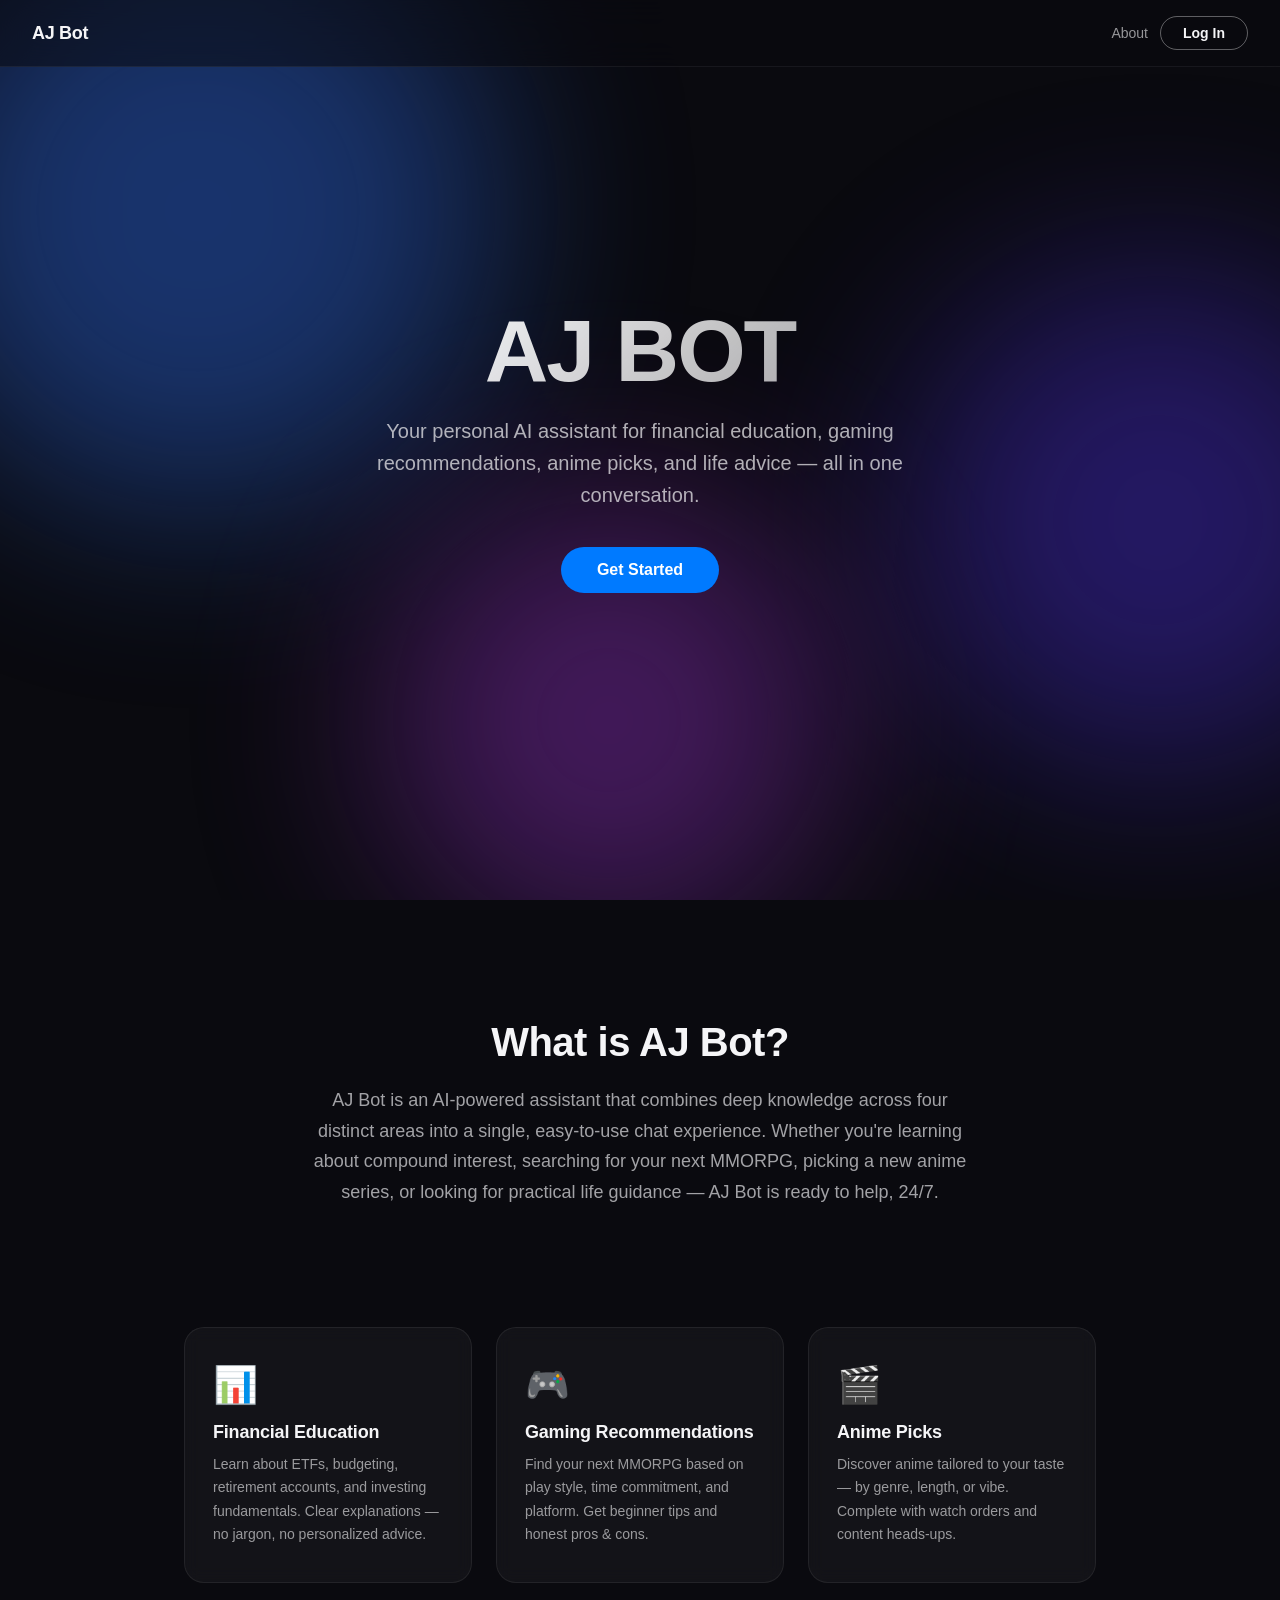
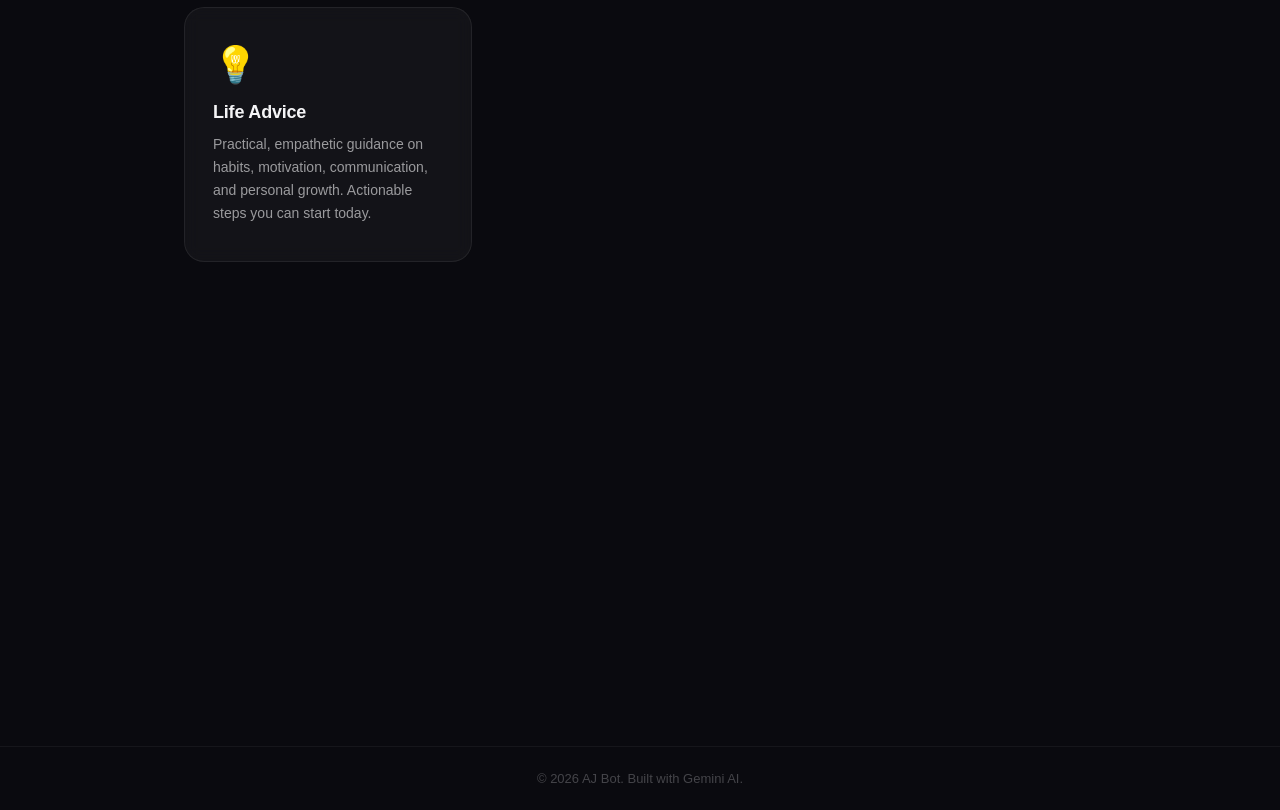
<file: index.html>
<!DOCTYPE html>
<html lang="en">
<head>
    <meta charset="UTF-8">
    <meta name="viewport" content="width=device-width, initial-scale=1.0">
    <title>AJ Bot — Your AI Assistant</title>
    <link rel="stylesheet" href="landing.css">
</head>
<body>

    <!-- ── Gradient blur backdrop (color shifts on scroll) ──── -->
    <div class="hero-blur" id="hero-blur" aria-hidden="true">
        <div class="blob blob-1"></div>
        <div class="blob blob-2"></div>
        <div class="blob blob-3"></div>
    </div>

    <!-- ── Fixed Navigation ─────────────────────────────────── -->
    <nav class="nav" id="nav">
        <a href="index.html" class="nav-brand">AJ Bot</a>
        <div class="nav-actions">
            <a href="about.html" class="nav-about" title="About AJ Bot">About</a>
            <a href="web.html" class="nav-login">Log In</a>
        </div>
    </nav>

    <!-- ── Hero Section ─────────────────────────────────────── -->
    <section class="hero">
        <div class="hero-content">
            <h1 class="hero-title">AJ BOT</h1>
            <p class="hero-subtitle">
                Your personal AI assistant for financial education, gaming recommendations,
                anime picks, and life advice — all in one conversation.
            </p>
            <a href="web.html" class="btn-primary">Get Started</a>
        </div>
        <div class="scroll-hint" id="scroll-hint">
            <span>Scroll to explore</span>
            <svg viewBox="0 0 24 24" width="20" height="20" fill="none" stroke="currentColor" stroke-width="2" stroke-linecap="round" stroke-linejoin="round">
                <polyline points="6 9 12 15 18 9"></polyline>
            </svg>
        </div>
    </section>

    <!-- ── Overview Section ─────────────────────────────────── -->
    <section class="overview reveal">
        <h2>What is AJ Bot?</h2>
        <p>
            AJ Bot is an AI-powered assistant that combines deep knowledge across four
            distinct areas into a single, easy-to-use chat experience. Whether you're
            learning about compound interest, searching for your next MMORPG, picking a
            new anime series, or looking for practical life guidance — AJ Bot is ready
            to help, 24/7.
        </p>
    </section>

    <!-- ── Features Section ─────────────────────────────────── -->
    <section class="features">
        <div class="feature-card reveal">
            <div class="feature-icon">📊</div>
            <h3>Financial Education</h3>
            <p>
                Learn about ETFs, budgeting, retirement accounts, and investing 
                fundamentals. Clear explanations — no jargon, no personalized advice.
            </p>
        </div>

        <div class="feature-card reveal">
            <div class="feature-icon">🎮</div>
            <h3>Gaming Recommendations</h3>
            <p>
                Find your next MMORPG based on play style, time commitment, and 
                platform. Get beginner tips and honest pros & cons.
            </p>
        </div>

        <div class="feature-card reveal">
            <div class="feature-icon">🎬</div>
            <h3>Anime Picks</h3>
            <p>
                Discover anime tailored to your taste — by genre, length, or vibe. 
                Complete with watch orders and content heads-ups.
            </p>
        </div>

        <div class="feature-card reveal">
            <div class="feature-icon">💡</div>
            <h3>Life Advice</h3>
            <p>
                Practical, empathetic guidance on habits, motivation, communication,
                and personal growth. Actionable steps you can start today.
            </p>
        </div>
    </section>

    <!-- ── Call to Action ───────────────────────────────────── -->
    <section class="cta reveal">
        <h2>Ready to chat?</h2>
        <p>Create a free account and start your first conversation in seconds.</p>
        <a href="web.html" class="btn-primary">Get Started</a>
    </section>

    <!-- ── Footer ───────────────────────────────────────────── -->
    <footer class="footer">
        <p>&copy; 2026 AJ Bot. Built with Gemini AI.</p>
    </footer>

    <script src="landing.js"></script>
</body>
</html>
</file>
<file: landing.css>
/* ══════════════════════════════════════════════════════
   AJ BOT — Landing Page Styles
   Always-dark, blurred gradient hero, scroll-reveal
   ══════════════════════════════════════════════════════ */

/* ── Reset & Base ─────────────────────────────────── */
*, *::before, *::after {
    margin: 0;
    padding: 0;
    box-sizing: border-box;
}

html {
    scroll-behavior: smooth;
}

body {
    font-family: -apple-system, BlinkMacSystemFont, "SF Pro Display",
                 "Segoe UI", Roboto, Helvetica, Arial, sans-serif;
    background: #0a0a0f;
    color: #f5f5f7;
    -webkit-font-smoothing: antialiased;
    overflow-x: hidden;
}

a {
    text-decoration: none;
    color: inherit;
}

/* ══════════════════════════════════════════════════════
   GRADIENT BLUR BACKDROP
   Three soft blobs behind the page — hue shifts on scroll
   ══════════════════════════════════════════════════════ */
.hero-blur {
    position: fixed;
    inset: 0;
    z-index: 0;
    overflow: hidden;
    pointer-events: none;
}

.blob {
    position: absolute;
    border-radius: 50%;
    filter: blur(100px);
    opacity: 0.45;
    will-change: background;
    transition: background 0.6s ease;
}

.blob-1 {
    width: 600px;
    height: 600px;
    top: -10%;
    left: -8%;
    background: hsl(var(--hue-1, 220), 72%, 52%);
}

.blob-2 {
    width: 500px;
    height: 500px;
    top: 30%;
    right: -10%;
    background: hsl(var(--hue-2, 250), 65%, 48%);
}

.blob-3 {
    width: 450px;
    height: 450px;
    bottom: -5%;
    left: 30%;
    background: hsl(var(--hue-3, 280), 60%, 45%);
}

/* ══════════════════════════════════════════════════════
   NAVIGATION (glass bar, fixed top)
   ══════════════════════════════════════════════════════ */
.nav {
    position: fixed;
    top: 0;
    left: 0;
    right: 0;
    z-index: 200;
    display: flex;
    align-items: center;
    justify-content: space-between;
    padding: 16px 32px;
    background: rgba(10, 10, 15, 0.55);
    backdrop-filter: blur(16px);
    -webkit-backdrop-filter: blur(16px);
    border-bottom: 1px solid rgba(255, 255, 255, 0.06);
    transition: background 0.3s;
}

.nav-brand {
    font-size: 18px;
    font-weight: 700;
    letter-spacing: -0.3px;
}

.nav-actions {
    display: flex;
    align-items: center;
    gap: 12px;
}

.nav-about {
    font-size: 14px;
    font-weight: 500;
    color: rgba(245, 245, 247, 0.6);
    transition: color 0.2s;
}

.nav-about:hover {
    color: #f5f5f7;
}

.nav-login {
    font-size: 14px;
    font-weight: 600;
    padding: 8px 22px;
    border-radius: 980px;        /* Apple-style full-round pill */
    border: 1.5px solid rgba(255, 255, 255, 0.35);
    transition: background 0.25s, border-color 0.25s, color 0.25s;
}

.nav-login:hover {
    background: #007aff;
    border-color: #007aff;
    color: #fff;
}

/* ══════════════════════════════════════════════════════
   HERO SECTION (full viewport)
   ══════════════════════════════════════════════════════ */
.hero {
    position: relative;
    z-index: 1;
    height: 100vh;
    display: flex;
    flex-direction: column;
    align-items: center;
    justify-content: center;
    text-align: center;
    padding: 0 24px;
}

.hero-content {
    max-width: 680px;
}

.hero-title {
    font-size: clamp(48px, 10vw, 88px);
    font-weight: 800;
    letter-spacing: -2px;
    line-height: 1;
    background: linear-gradient(135deg, #ffffff 0%, rgba(255,255,255,0.6) 100%);
    -webkit-background-clip: text;
    -webkit-text-fill-color: transparent;
    background-clip: text;
    margin-bottom: 20px;
}

.hero-subtitle {
    font-size: clamp(16px, 2.2vw, 20px);
    line-height: 1.6;
    color: rgba(245, 245, 247, 0.7);
    max-width: 540px;
    margin: 0 auto 36px;
}

/* Primary CTA button (used in hero + cta section) */
.btn-primary {
    display: inline-block;
    padding: 14px 36px;
    font-size: 16px;
    font-weight: 600;
    font-family: inherit;
    color: #fff;
    background: #007aff;
    border: none;
    border-radius: 980px;
    cursor: pointer;
    transition: background 0.25s, transform 0.2s, box-shadow 0.25s;
}

.btn-primary:hover {
    background: #0066d6;
    box-shadow: 0 4px 20px rgba(0, 122, 255, 0.35);
    transform: translateY(-1px);
}

.btn-primary:active {
    transform: translateY(0) scale(0.97);
}

/* Scroll hint at bottom of hero */
.scroll-hint {
    position: absolute;
    bottom: 36px;
    display: flex;
    flex-direction: column;
    align-items: center;
    gap: 6px;
    color: rgba(245, 245, 247, 0.35);
    font-size: 13px;
    animation: float 2.5s ease-in-out infinite;
}

@keyframes float {
    0%, 100% { transform: translateY(0); }
    50%      { transform: translateY(6px); }
}

/* ══════════════════════════════════════════════════════
   OVERVIEW SECTION
   ══════════════════════════════════════════════════════ */
.overview {
    position: relative;
    z-index: 1;
    max-width: 720px;
    margin: 0 auto;
    padding: 120px 24px 80px;
    text-align: center;
}

.overview h2 {
    font-size: clamp(28px, 4vw, 40px);
    font-weight: 700;
    letter-spacing: -0.5px;
    margin-bottom: 20px;
}

.overview p {
    font-size: clamp(15px, 1.8vw, 18px);
    line-height: 1.7;
    color: rgba(245, 245, 247, 0.65);
}

/* ══════════════════════════════════════════════════════
   FEATURES GRID
   ══════════════════════════════════════════════════════ */
.features {
    position: relative;
    z-index: 1;
    max-width: 960px;
    margin: 0 auto;
    padding: 40px 24px 100px;
    display: grid;
    grid-template-columns: repeat(auto-fit, minmax(240px, 1fr));
    gap: 24px;
}

.feature-card {
    background: rgba(255, 255, 255, 0.04);
    border: 1px solid rgba(255, 255, 255, 0.07);
    border-radius: 20px;
    padding: 36px 28px;
    backdrop-filter: blur(8px);
    -webkit-backdrop-filter: blur(8px);
    transition: transform 0.3s, box-shadow 0.3s, border-color 0.3s;
}

.feature-card:hover {
    transform: translateY(-4px);
    box-shadow: 0 8px 32px rgba(0, 0, 0, 0.25);
    border-color: rgba(255, 255, 255, 0.12);
}

.feature-icon {
    font-size: 36px;
    margin-bottom: 16px;
}

.feature-card h3 {
    font-size: 18px;
    font-weight: 600;
    margin-bottom: 10px;
    letter-spacing: -0.2px;
}

.feature-card p {
    font-size: 14px;
    line-height: 1.65;
    color: rgba(245, 245, 247, 0.6);
}

/* ══════════════════════════════════════════════════════
   CALL-TO-ACTION SECTION
   ══════════════════════════════════════════════════════ */
.cta {
    position: relative;
    z-index: 1;
    text-align: center;
    padding: 100px 24px 120px;
    max-width: 600px;
    margin: 0 auto;
}

.cta h2 {
    font-size: clamp(28px, 4vw, 40px);
    font-weight: 700;
    letter-spacing: -0.5px;
    margin-bottom: 14px;
}

.cta p {
    font-size: 17px;
    color: rgba(245, 245, 247, 0.6);
    margin-bottom: 32px;
    line-height: 1.6;
}

/* ══════════════════════════════════════════════════════
   FOOTER
   ══════════════════════════════════════════════════════ */
.footer {
    position: relative;
    z-index: 1;
    text-align: center;
    padding: 24px;
    font-size: 13px;
    color: rgba(245, 245, 247, 0.25);
    border-top: 1px solid rgba(255, 255, 255, 0.05);
}

/* ══════════════════════════════════════════════════════
   SCROLL-REVEAL ANIMATIONS
   ══════════════════════════════════════════════════════ */
.reveal {
    opacity: 0;
    transform: translateY(32px);
    transition: opacity 0.7s cubic-bezier(0.16, 1, 0.3, 1),
                transform 0.7s cubic-bezier(0.16, 1, 0.3, 1);
}

.reveal.in-view {
    opacity: 1;
    transform: translateY(0);
}

/* Stagger feature cards */
.feature-card.reveal:nth-child(2) { transition-delay: 0.1s; }
.feature-card.reveal:nth-child(3) { transition-delay: 0.2s; }
.feature-card.reveal:nth-child(4) { transition-delay: 0.3s; }

/* ══════════════════════════════════════════════════════
   RESPONSIVE
   ══════════════════════════════════════════════════════ */
@media (max-width: 768px) {
    .nav {
        padding: 14px 20px;
    }

    .features {
        grid-template-columns: 1fr;
        max-width: 420px;
    }

    .scroll-hint {
        bottom: 24px;
    }
}

@media (max-width: 480px) {
    .hero-title {
        letter-spacing: -1px;
    }

    .nav-login {
        padding: 7px 18px;
        font-size: 13px;
    }
}
</file>
